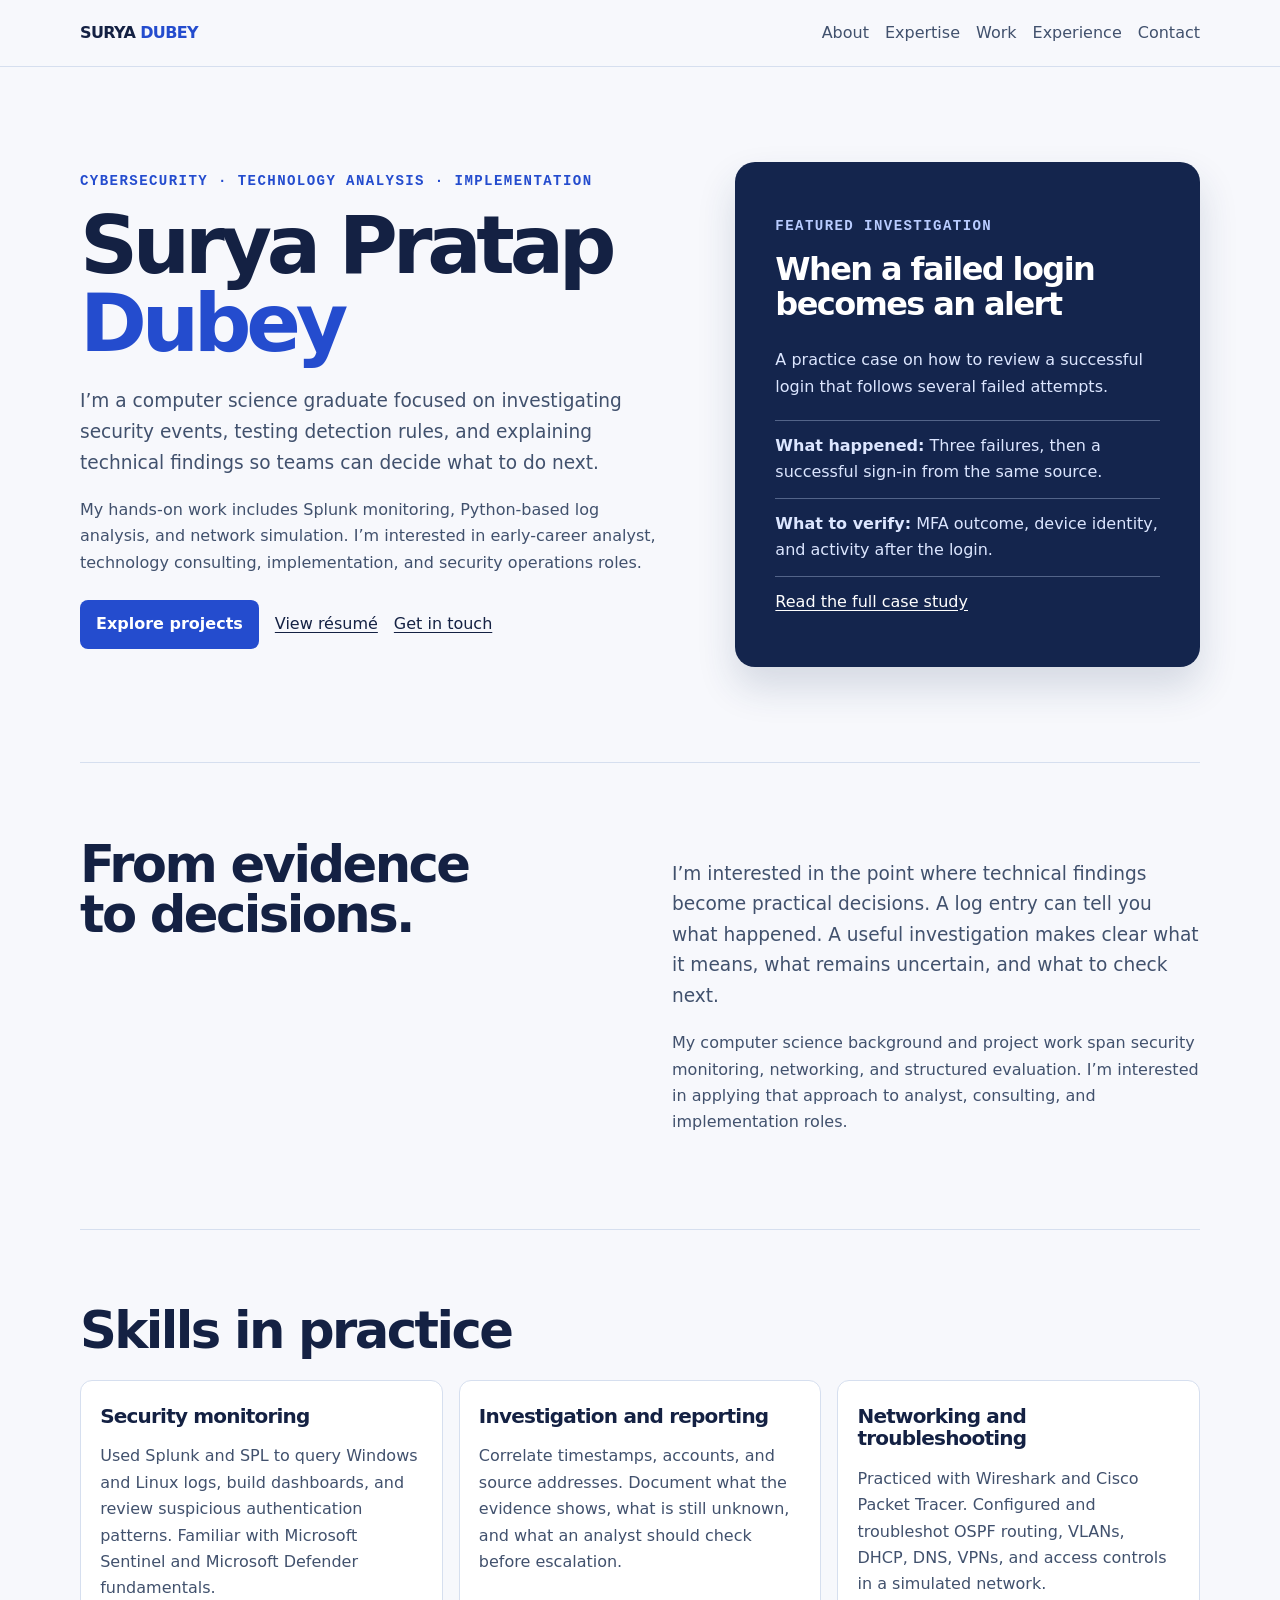
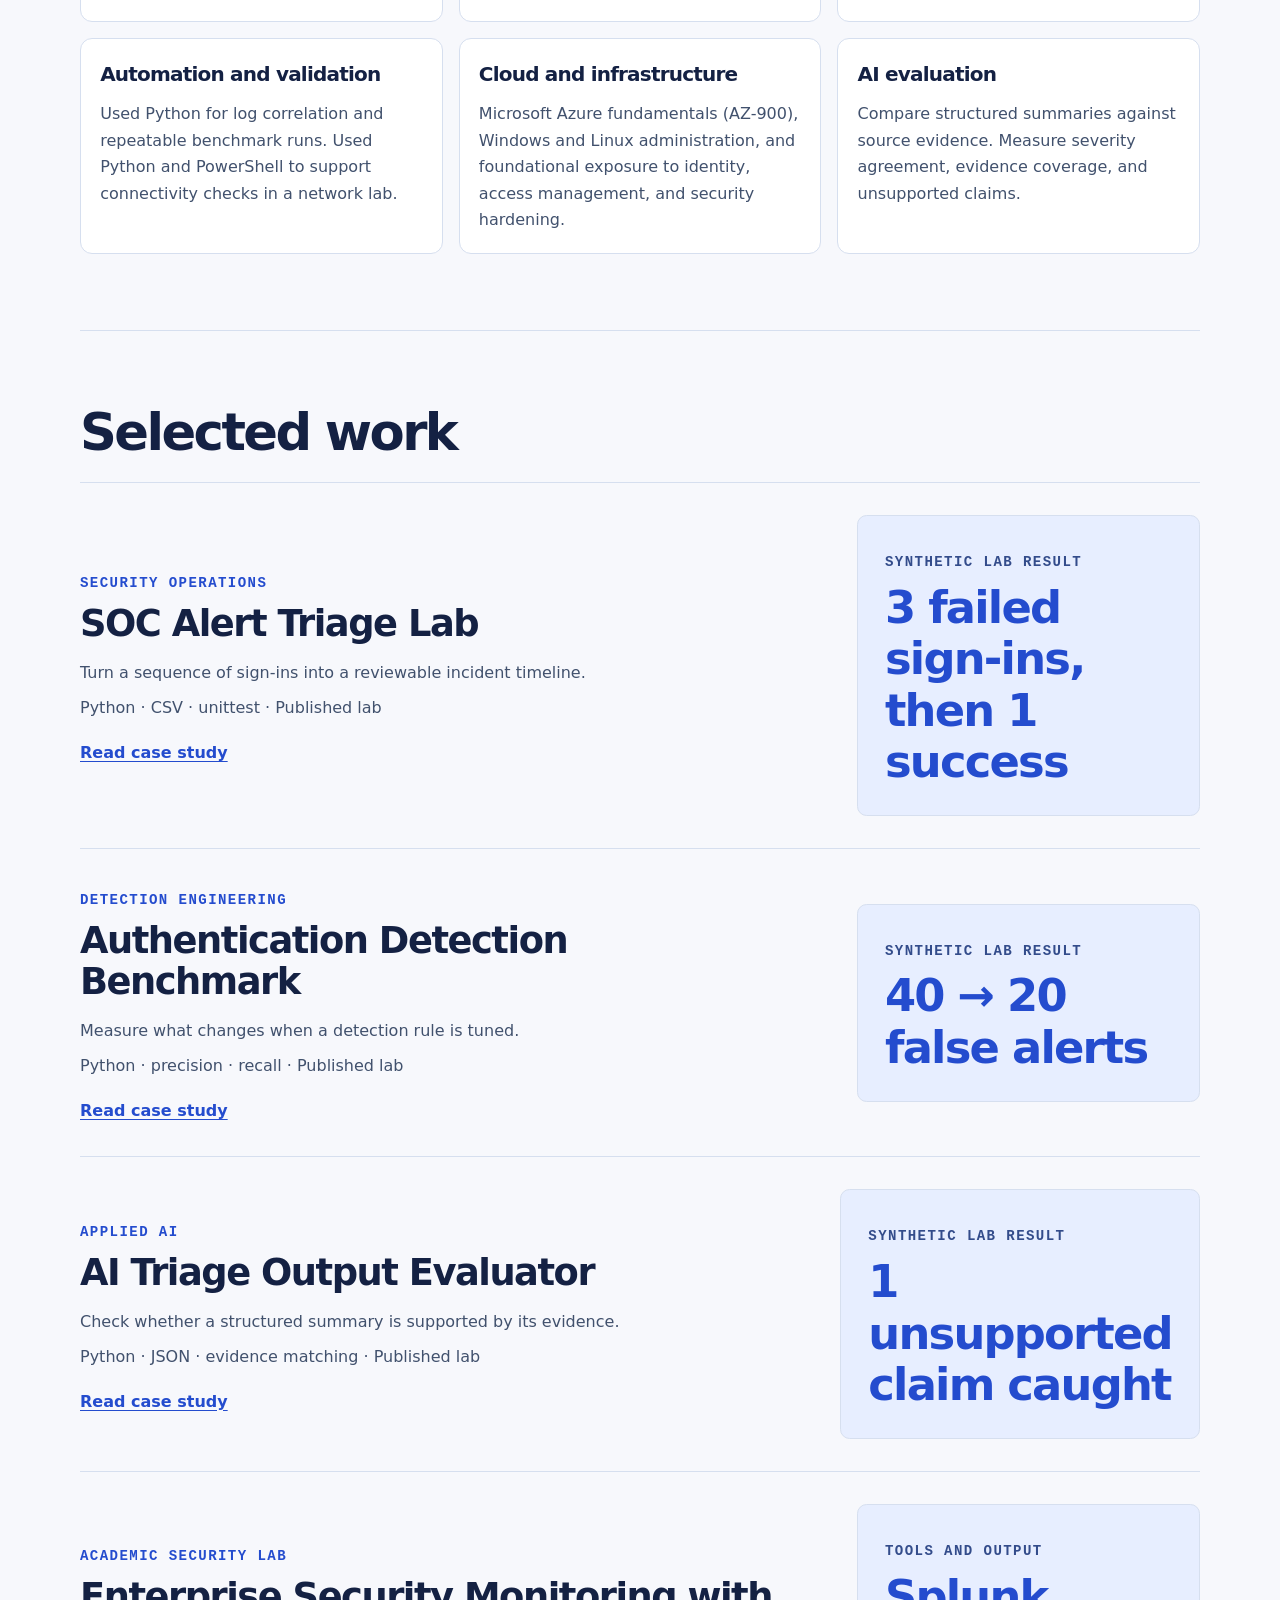
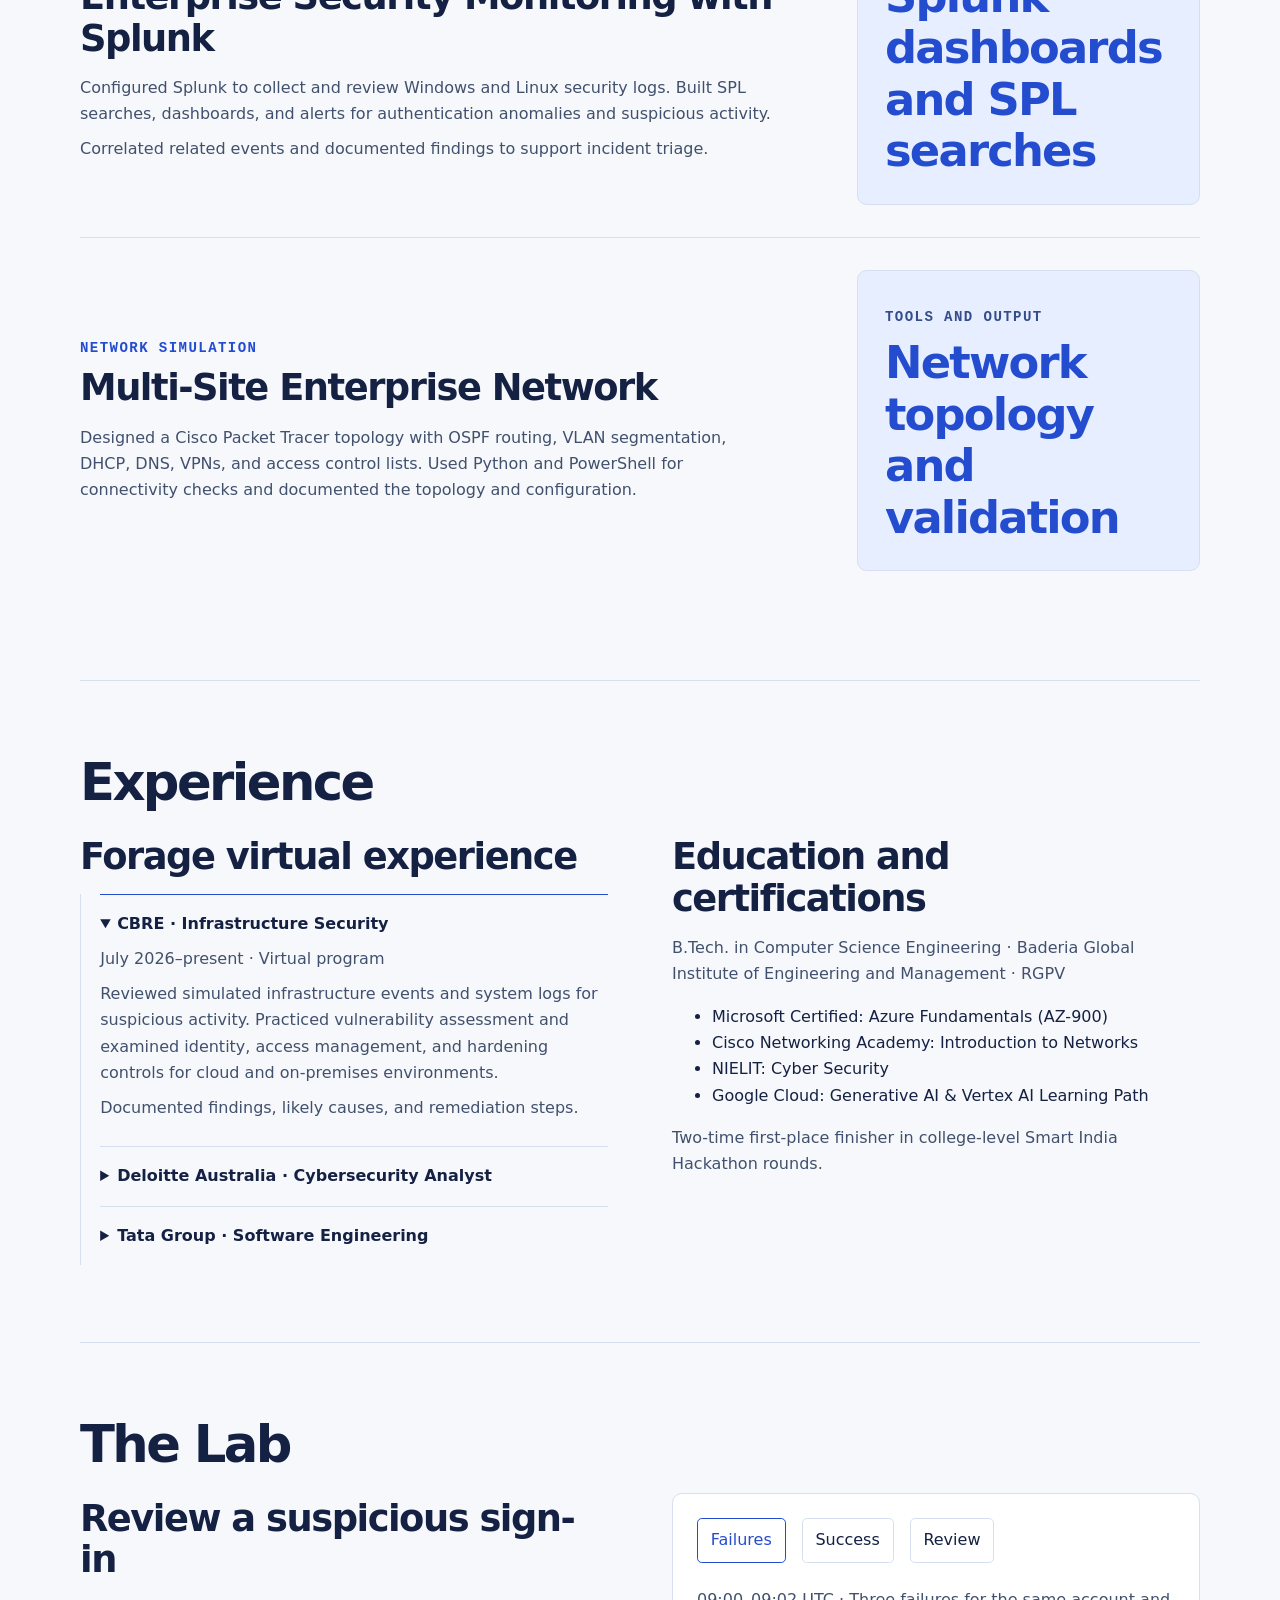
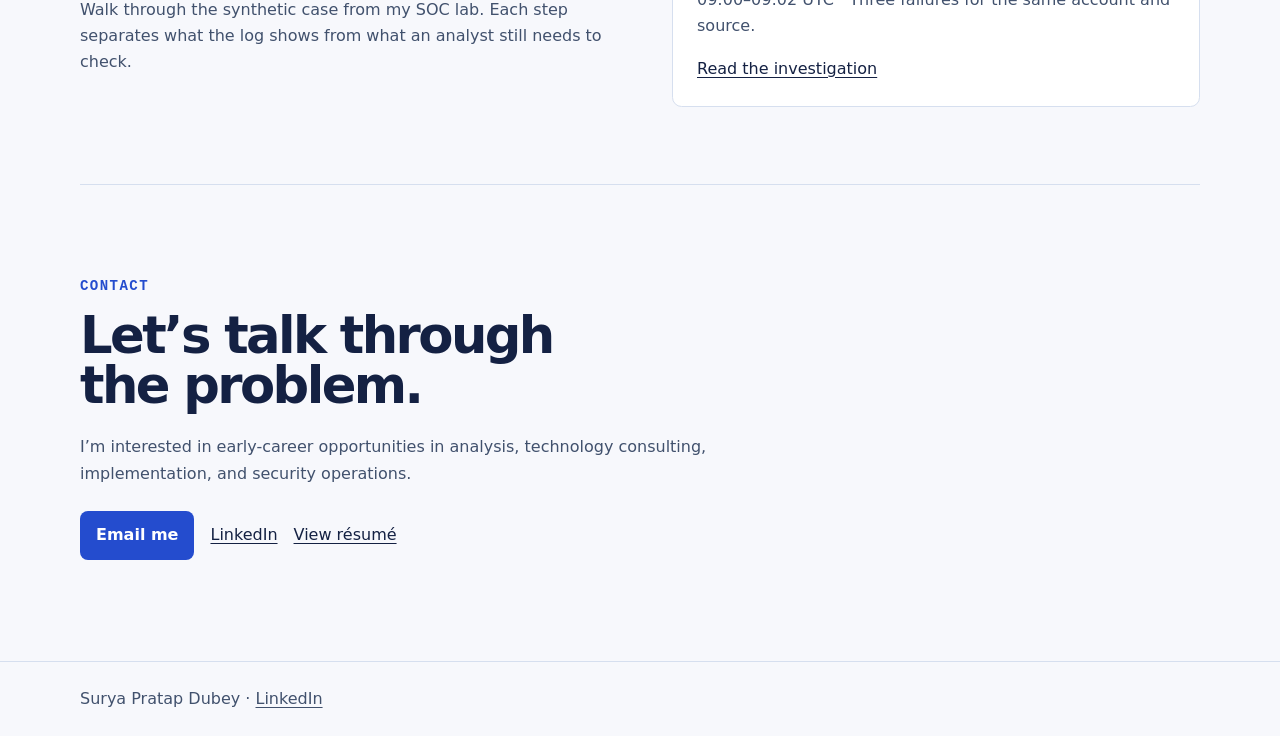
<file: docs/index.html>
<!doctype html><html lang="en"><head><meta charset="utf-8"><meta name="viewport" content="width=device-width,initial-scale=1"><title>Surya Pratap Dubey | Technology & Analysis</title><meta name="description" content="Portfolio of Surya Pratap Dubey. Explore security operations, detection engineering, applied AI, and technology implementation."><link rel="canonical" href="https://avidubey06.github.io/avidubey06/"><meta property="og:title" content="Surya Pratap Dubey | Technology & Analysis"><meta property="og:description" content="Portfolio of Surya Pratap Dubey. Explore security operations, detection engineering, applied AI, and technology implementation."><meta property="og:url" content="https://avidubey06.github.io/avidubey06/"><link rel="stylesheet" href="portfolio.css"></head><body><header class="top"><nav class="wrap" aria-label="Main navigation"><a class="brand" href="./">SURYA <span>DUBEY</span></a><div class="links"><a href="./#about">About</a><a href="./#expertise">Expertise</a><a href="./#work">Work</a><a href="./#experience">Experience</a><a href="./#contact">Contact</a></div></nav></header><main id="home"><section class="hero wrap"><div><p class="k">Cybersecurity · Technology analysis · Implementation</p><h1>Surya Pratap <span>Dubey</span></h1><p class="lede">I’m a computer science graduate focused on investigating security events, testing detection rules, and explaining technical findings so teams can decide what to do next.</p><p>My hands-on work includes Splunk monitoring, Python-based log analysis, and network simulation. I’m interested in early-career analyst, technology consulting, implementation, and security operations roles.</p><div class="actions"><a class="button" href="#work">Explore projects</a><a href="resume.html">View résumé</a><a href="#contact">Get in touch</a></div></div><aside class="profile-note"><p class="k">Featured investigation</p><h2>When a failed login becomes an alert</h2><p>A practice case on how to review a successful login that follows several failed attempts.</p><ul><li><strong>What happened:</strong> Three failures, then a successful sign-in from the same source.</li><li><strong>What to verify:</strong> MFA outcome, device identity, and activity after the login.</li><li><a href="soc-triage.html">Read the full case study</a></li></ul></aside></section>
<section class="block wrap" id="about"><div class="split"><h2>From evidence<br>to decisions.</h2><div><p class="lede">I’m interested in the point where technical findings become practical decisions. A log entry can tell you what happened. A useful investigation makes clear what it means, what remains uncertain, and what to check next.</p><p>My computer science background and project work span security monitoring, networking, and structured evaluation. I’m interested in applying that approach to analyst, consulting, and implementation roles.</p></div></div></section>
<section class="block wrap" id="expertise"><h2>Skills in practice</h2><div class="skills-grid">
<article class="skill-card"><h3>Security monitoring</h3><p>Used Splunk and SPL to query Windows and Linux logs, build dashboards, and review suspicious authentication patterns. Familiar with Microsoft Sentinel and Microsoft Defender fundamentals.</p></article>
<article class="skill-card"><h3>Investigation and reporting</h3><p>Correlate timestamps, accounts, and source addresses. Document what the evidence shows, what is still unknown, and what an analyst should check before escalation.</p></article>
<article class="skill-card"><h3>Networking and troubleshooting</h3><p>Practiced with Wireshark and Cisco Packet Tracer. Configured and troubleshot OSPF routing, VLANs, DHCP, DNS, VPNs, and access controls in a simulated network.</p></article>
<article class="skill-card"><h3>Automation and validation</h3><p>Used Python for log correlation and repeatable benchmark runs. Used Python and PowerShell to support connectivity checks in a network lab.</p></article>
<article class="skill-card"><h3>Cloud and infrastructure</h3><p>Microsoft Azure fundamentals (AZ-900), Windows and Linux administration, and foundational exposure to identity, access management, and security hardening.</p></article>
<article class="skill-card"><h3>AI evaluation</h3><p>Compare structured summaries against source evidence. Measure severity agreement, evidence coverage, and unsupported claims.</p></article>
</div></section>
<section class="block wrap" id="work"><h2>Selected work</h2><article class="project"><div><p class="k">Security operations</p><h3>SOC Alert Triage Lab</h3><p>Turn a sequence of sign-ins into a reviewable incident timeline.</p><p>Python · CSV · unittest · Published lab</p><a href="soc-triage.html">Read case study</a></div><div class="preview"><p class="k">Synthetic lab result</p><strong>3 failed sign-ins, then 1 success</strong></div></article><article class="project"><div><p class="k">Detection engineering</p><h3>Authentication Detection Benchmark</h3><p>Measure what changes when a detection rule is tuned.</p><p>Python · precision · recall · Published lab</p><a href="detection.html">Read case study</a></div><div class="preview"><p class="k">Synthetic lab result</p><strong>40 → 20 false alerts</strong></div></article><article class="project"><div><p class="k">Applied AI</p><h3>AI Triage Output Evaluator</h3><p>Check whether a structured summary is supported by its evidence.</p><p>Python · JSON · evidence matching · Published lab</p><a href="ai-evaluation.html">Read case study</a></div><div class="preview"><p class="k">Synthetic lab result</p><strong>1 unsupported claim caught</strong></div></article><article class="project"><div><p class="k">Academic security lab</p><h3>Enterprise Security Monitoring with Splunk</h3><p>Configured Splunk to collect and review Windows and Linux security logs. Built SPL searches, dashboards, and alerts for authentication anomalies and suspicious activity.</p><p>Correlated related events and documented findings to support incident triage.</p></div><div class="preview"><p class="k">Tools and output</p><strong>Splunk dashboards and SPL searches</strong></div></article><article class="project"><div><p class="k">Network simulation</p><h3>Multi-Site Enterprise Network</h3><p>Designed a Cisco Packet Tracer topology with OSPF routing, VLAN segmentation, DHCP, DNS, VPNs, and access control lists. Used Python and PowerShell for connectivity checks and documented the topology and configuration.</p></div><div class="preview"><p class="k">Tools and output</p><strong>Network topology and validation</strong></div></article></section>
<section class="block wrap" id="experience"><h2>Experience</h2><div class="split"><div><h3>Forage virtual experience</h3><div class="timeline"><details open><summary>CBRE · Infrastructure Security</summary><p>July 2026–present · Virtual program</p><p>Reviewed simulated infrastructure events and system logs for suspicious activity. Practiced vulnerability assessment and examined identity, access management, and hardening controls for cloud and on-premises environments.</p><p>Documented findings, likely causes, and remediation steps.</p></details><details><summary>Deloitte Australia · Cybersecurity Analyst</summary><p>June–July 2025 · Virtual program</p><p>Reviewed simulated incident logs, identified suspicious indicators, and recorded a timeline. Applied SIEM and incident response concepts to prioritize follow-up and produce a technical report with remediation recommendations.</p></details><details><summary>Tata Group · Software Engineering</summary><p>March–April 2024 · Virtual program</p><p>Debugged and tested simulated software components, verified expected behavior, and documented the steps taken to investigate issues.</p></details></div></div><div><h3>Education and certifications</h3><p>B.Tech. in Computer Science Engineering · Baderia Global Institute of Engineering and Management · RGPV</p><ul><li>Microsoft Certified: Azure Fundamentals (AZ-900)</li><li>Cisco Networking Academy: Introduction to Networks</li><li>NIELIT: Cyber Security</li><li>Google Cloud: Generative AI &amp; Vertex AI Learning Path</li></ul><p>Two-time first-place finisher in college-level Smart India Hackathon rounds.</p></div></div></section>
<section class="block wrap" id="lab"><h2>The Lab</h2><div class="split"><div><h3>Review a suspicious sign-in</h3><p>Walk through the synthetic case from my SOC lab. Each step separates what the log shows from what an analyst still needs to check.</p></div><div class="lab"><div class="actions" role="group" aria-label="Case stages"><button data-step="0" aria-pressed="true">Failures</button><button data-step="1" aria-pressed="false">Success</button><button data-step="2" aria-pressed="false">Review</button></div><p id="evidence" aria-live="polite">09:00–09:02 UTC · Three failures for the same account and source.</p><a href="soc-triage.html">Read the investigation</a></div></div></section>
<section class="block wrap" id="contact"><p class="k">Contact</p><h2>Let’s talk through<br>the problem.</h2><p>I’m interested in early-career opportunities in analysis, technology consulting, implementation, and security operations.</p><div class="actions"><a class="button" href="mailto:avidubey06@gmail.com">Email me</a><a href="https://www.linkedin.com/in/surya-pratap-dubey-7ba104142/">LinkedIn</a><a href="resume.html">View résumé</a></div></section></main><script src="walkthrough.js" defer></script><footer><div class="wrap">Surya Pratap Dubey · <a href="https://www.linkedin.com/in/surya-pratap-dubey-7ba104142/">LinkedIn</a></div></footer></body></html>
</file>
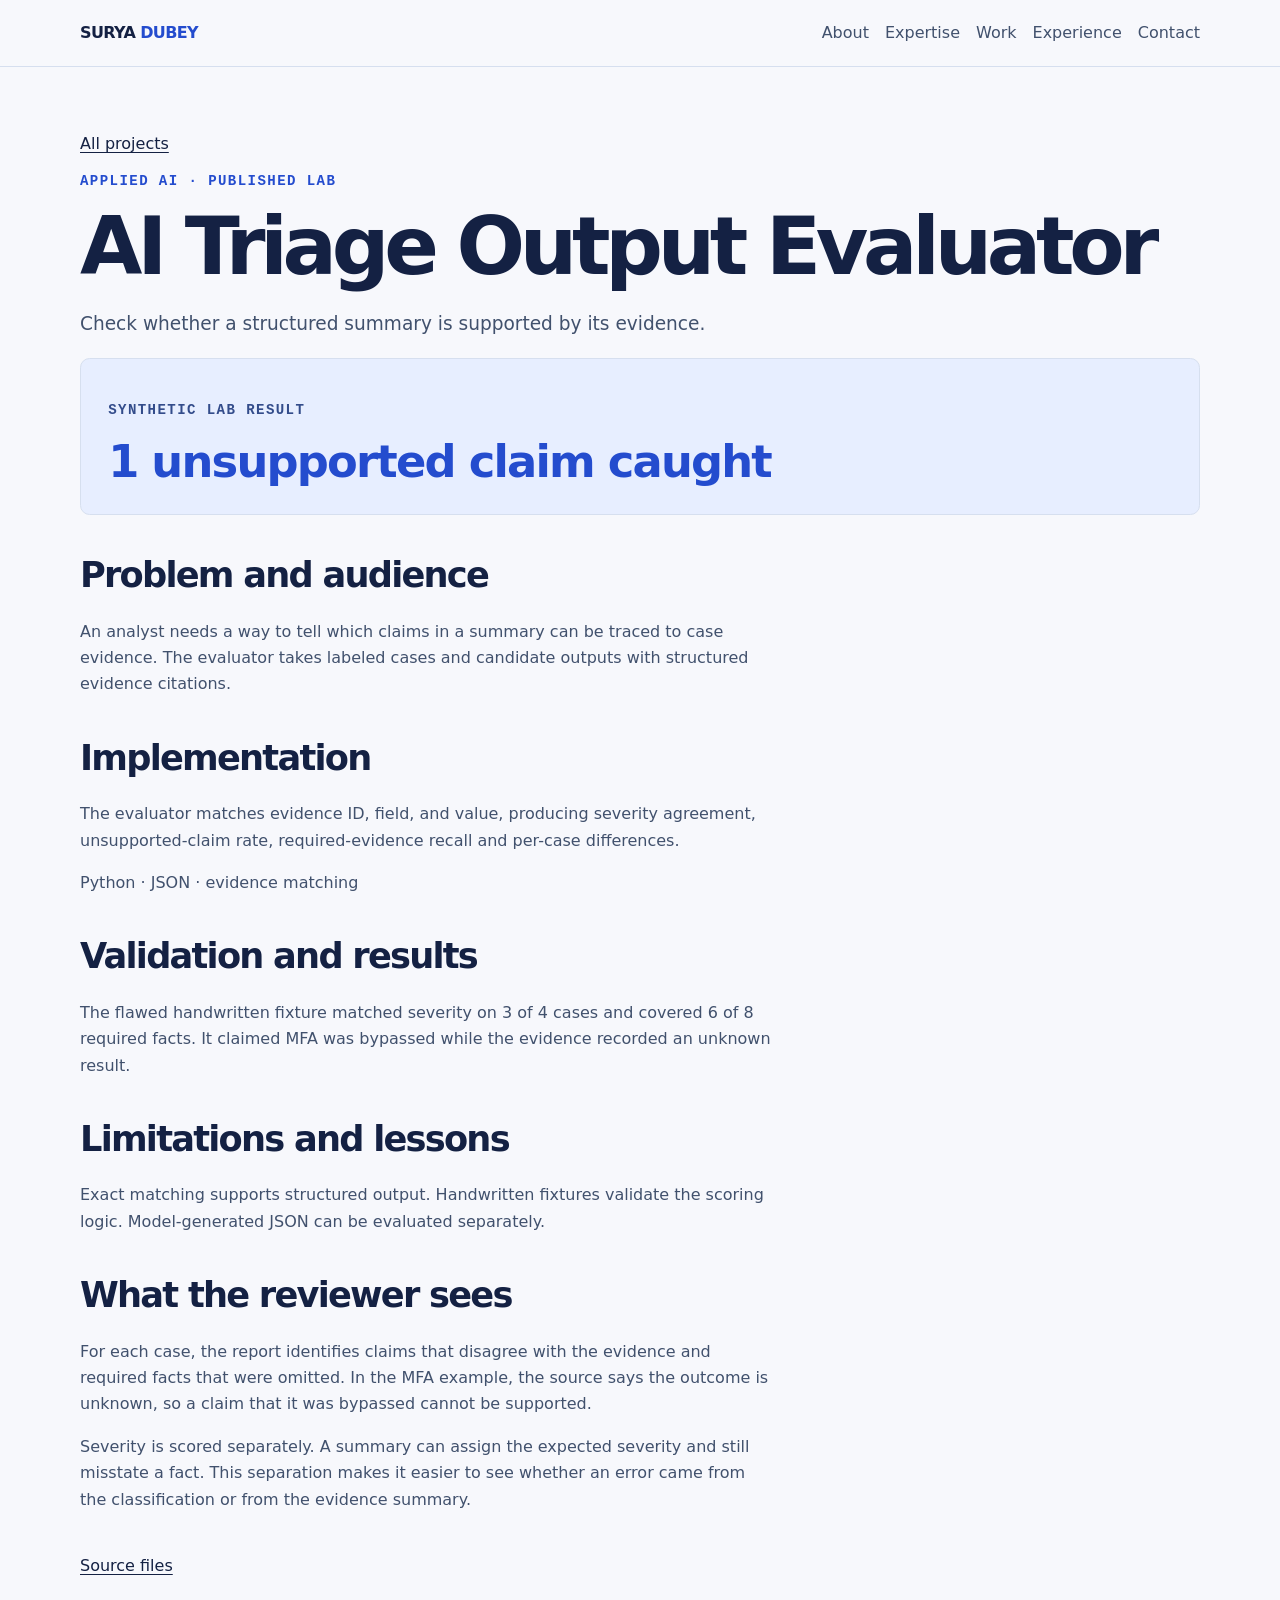
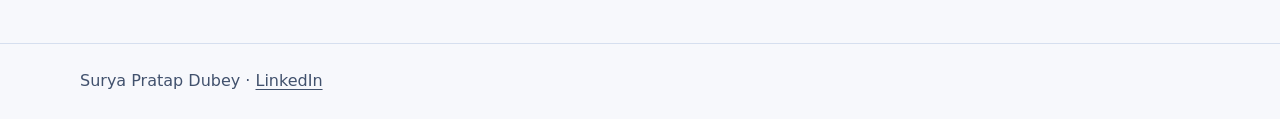
<file: docs/ai-evaluation.html>
<!doctype html><html lang="en"><head><meta charset="utf-8"><meta name="viewport" content="width=device-width,initial-scale=1"><title>AI Triage Output Evaluator | Surya Pratap Dubey</title><meta name="description" content="Check whether a structured summary is supported by its evidence."><link rel="canonical" href="https://avidubey06.github.io/avidubey06/ai-evaluation.html"><meta property="og:title" content="AI Triage Output Evaluator | Surya Pratap Dubey"><meta property="og:description" content="Check whether a structured summary is supported by its evidence."><meta property="og:url" content="https://avidubey06.github.io/avidubey06/ai-evaluation.html"><link rel="stylesheet" href="portfolio.css"></head><body><header class="top"><nav class="wrap" aria-label="Main navigation"><a class="brand" href="./">SURYA <span>DUBEY</span></a><div class="links"><a href="./#about">About</a><a href="./#expertise">Expertise</a><a href="./#work">Work</a><a href="./#experience">Experience</a><a href="./#contact">Contact</a></div></nav></header><main class="wrap case"><a href="./#work">All projects</a><p class="k">Applied AI · Published lab</p><h1>AI Triage Output Evaluator</h1><p class="lede">Check whether a structured summary is supported by its evidence.</p><div class="preview"><p class="k">Synthetic lab result</p><strong>1 unsupported claim caught</strong></div><article><section><h2>Problem and audience</h2><p>An analyst needs a way to tell which claims in a summary can be traced to case evidence. The evaluator takes labeled cases and candidate outputs with structured evidence citations.</p></section><section><h2>Implementation</h2><p>The evaluator matches evidence ID, field, and value, producing severity agreement, unsupported-claim rate, required-evidence recall and per-case differences.</p><p>Python · JSON · evidence matching</p></section><section><h2>Validation and results</h2><p>The flawed handwritten fixture matched severity on 3 of 4 cases and covered 6 of 8 required facts. It claimed MFA was bypassed while the evidence recorded an unknown result.</p></section><section><h2>Limitations and lessons</h2><p>Exact matching supports structured output. Handwritten fixtures validate the scoring logic. Model-generated JSON can be evaluated separately.</p></section><section><h2>What the reviewer sees</h2><p>For each case, the report identifies claims that disagree with the evidence and required facts that were omitted. In the MFA example, the source says the outcome is unknown, so a claim that it was bypassed cannot be supported.</p><p>Severity is scored separately. A summary can assign the expected severity and still misstate a fact. This separation makes it easier to see whether an error came from the classification or from the evidence summary.</p></section><a href="https://github.com/avidubey06/soc-alert-triage-lab/blob/main/benchmarks/README.md#ai-triage-output-evaluation">Source files</a></article></main><footer><div class="wrap">Surya Pratap Dubey · <a href="https://www.linkedin.com/in/surya-pratap-dubey-7ba104142/">LinkedIn</a></div></footer></body></html>
</file>
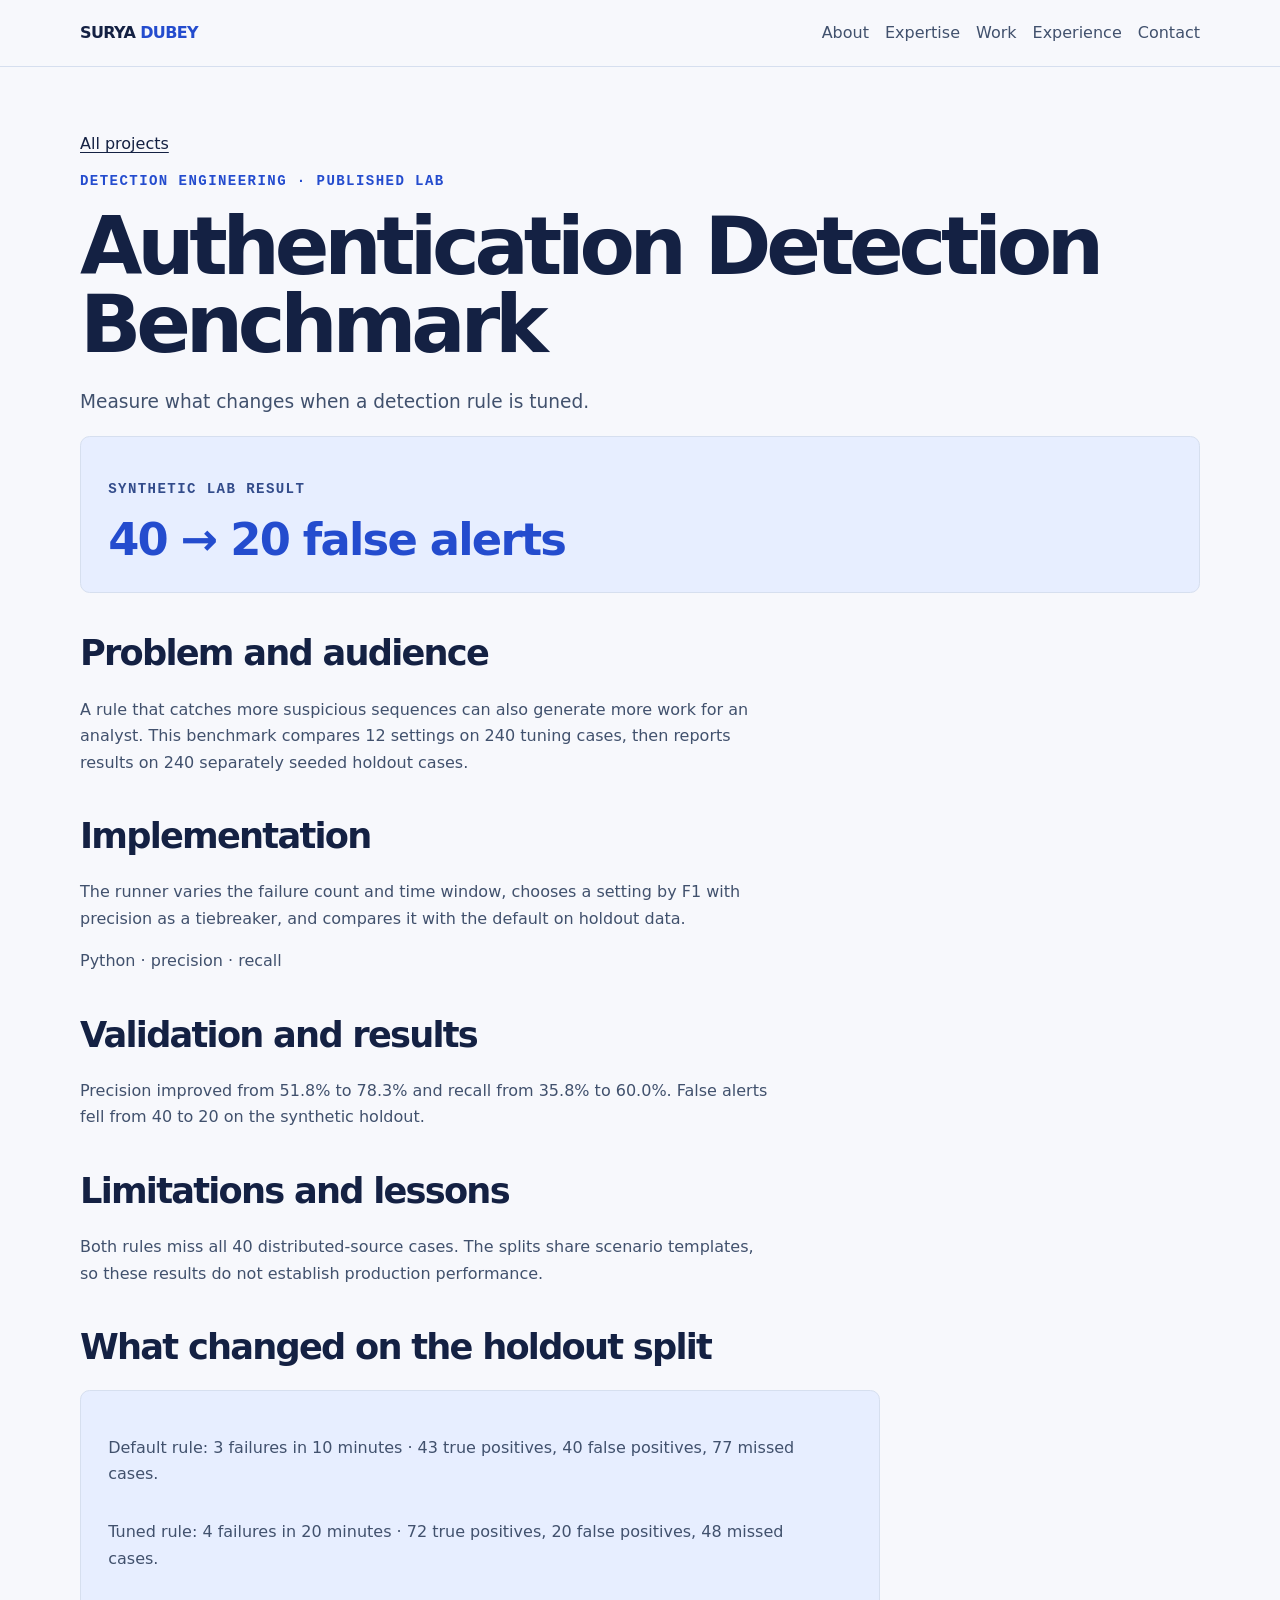
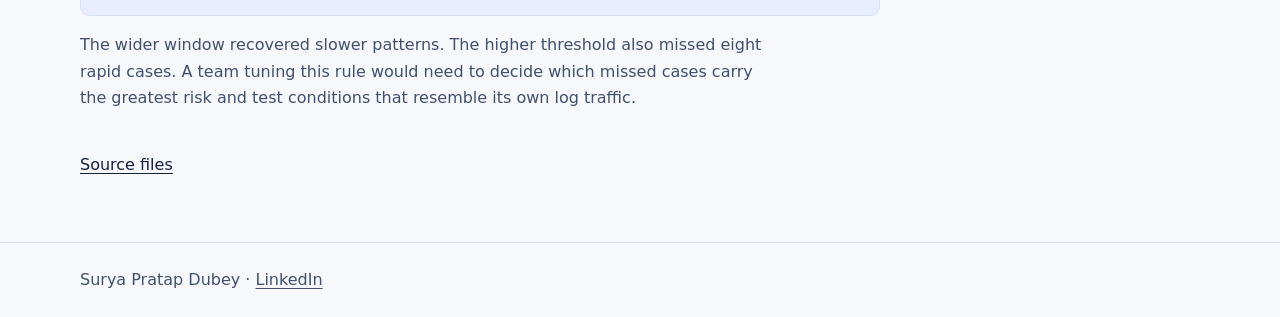
<file: docs/detection.html>
<!doctype html><html lang="en"><head><meta charset="utf-8"><meta name="viewport" content="width=device-width,initial-scale=1"><title>Authentication Detection Benchmark | Surya Pratap Dubey</title><meta name="description" content="Measure what changes when a detection rule is tuned."><link rel="canonical" href="https://avidubey06.github.io/avidubey06/detection.html"><meta property="og:title" content="Authentication Detection Benchmark | Surya Pratap Dubey"><meta property="og:description" content="Measure what changes when a detection rule is tuned."><meta property="og:url" content="https://avidubey06.github.io/avidubey06/detection.html"><link rel="stylesheet" href="portfolio.css"></head><body><header class="top"><nav class="wrap" aria-label="Main navigation"><a class="brand" href="./">SURYA <span>DUBEY</span></a><div class="links"><a href="./#about">About</a><a href="./#expertise">Expertise</a><a href="./#work">Work</a><a href="./#experience">Experience</a><a href="./#contact">Contact</a></div></nav></header><main class="wrap case"><a href="./#work">All projects</a><p class="k">Detection engineering · Published lab</p><h1>Authentication Detection Benchmark</h1><p class="lede">Measure what changes when a detection rule is tuned.</p><div class="preview"><p class="k">Synthetic lab result</p><strong>40 → 20 false alerts</strong></div><article><section><h2>Problem and audience</h2><p>A rule that catches more suspicious sequences can also generate more work for an analyst. This benchmark compares 12 settings on 240 tuning cases, then reports results on 240 separately seeded holdout cases.</p></section><section><h2>Implementation</h2><p>The runner varies the failure count and time window, chooses a setting by F1 with precision as a tiebreaker, and compares it with the default on holdout data.</p><p>Python · precision · recall</p></section><section><h2>Validation and results</h2><p>Precision improved from 51.8% to 78.3% and recall from 35.8% to 60.0%. False alerts fell from 40 to 20 on the synthetic holdout.</p></section><section><h2>Limitations and lessons</h2><p>Both rules miss all 40 distributed-source cases. The splits share scenario templates, so these results do not establish production performance.</p></section><section><h2>What changed on the holdout split</h2><div class="preview"><p>Default rule: 3 failures in 10 minutes · 43 true positives, 40 false positives, 77 missed cases.</p><p>Tuned rule: 4 failures in 20 minutes · 72 true positives, 20 false positives, 48 missed cases.</p></div><p>The wider window recovered slower patterns. The higher threshold also missed eight rapid cases. A team tuning this rule would need to decide which missed cases carry the greatest risk and test conditions that resemble its own log traffic.</p></section><a href="https://github.com/avidubey06/soc-alert-triage-lab/blob/main/benchmarks/README.md#detection-engineering-benchmark">Source files</a></article></main><footer><div class="wrap">Surya Pratap Dubey · <a href="https://www.linkedin.com/in/surya-pratap-dubey-7ba104142/">LinkedIn</a></div></footer></body></html>
</file>
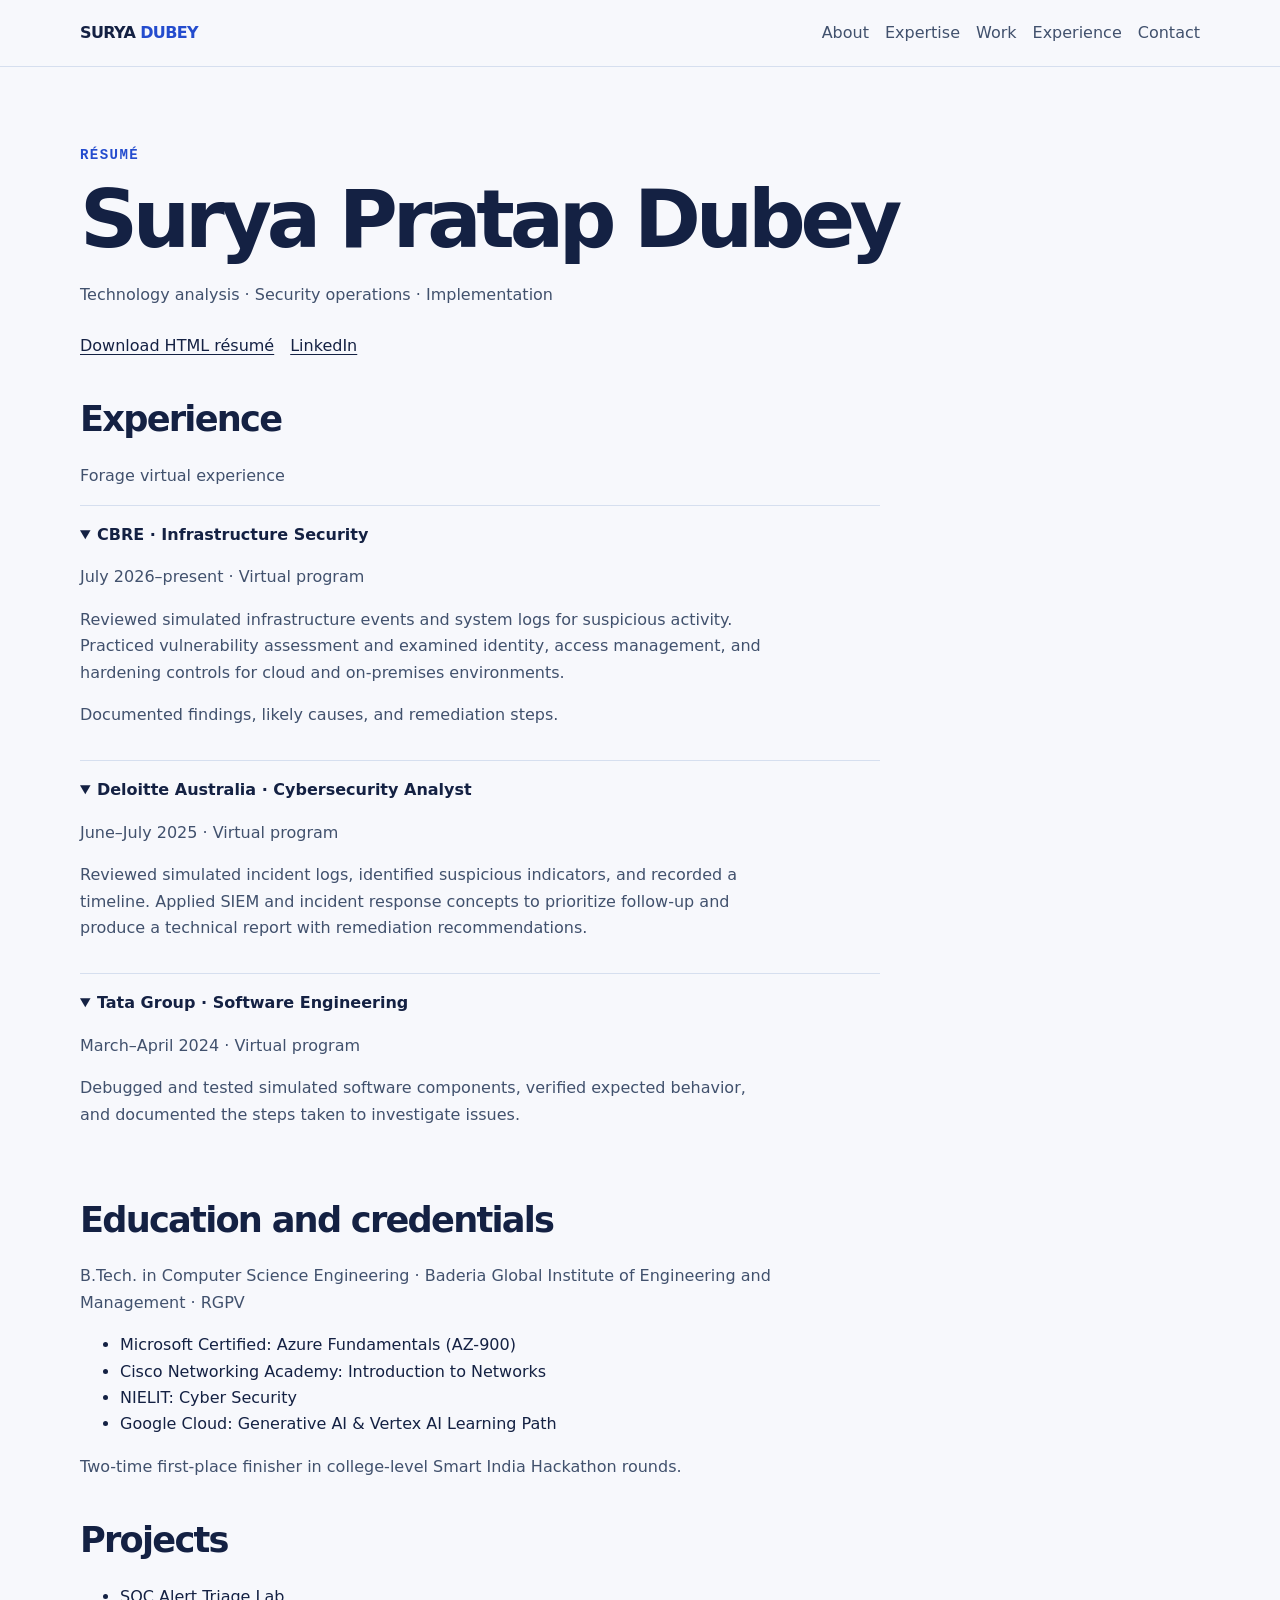
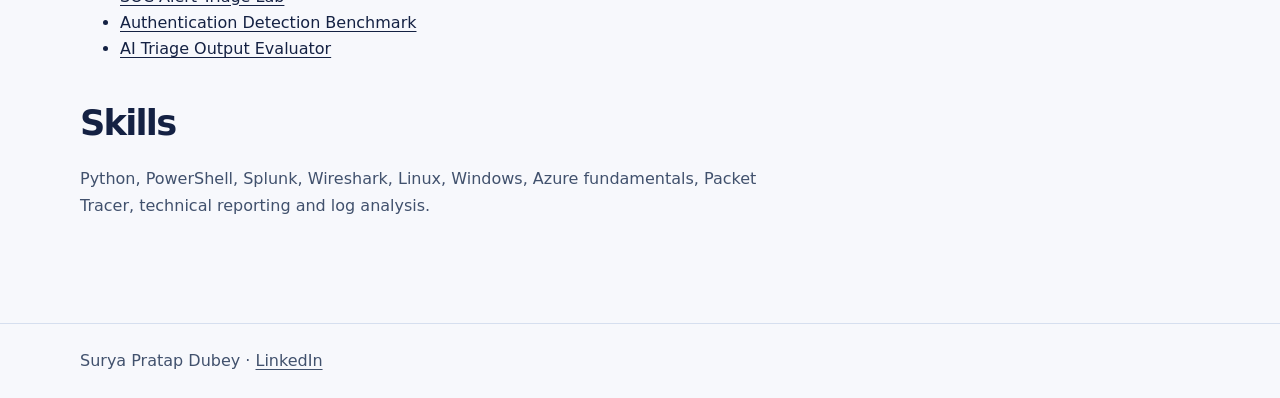
<file: docs/resume.html>
<!doctype html><html lang="en"><head><meta charset="utf-8"><meta name="viewport" content="width=device-width,initial-scale=1"><title>Résumé | Surya Pratap Dubey</title><meta name="description" content="Public professional résumé for Surya Pratap Dubey."><link rel="canonical" href="https://avidubey06.github.io/avidubey06/resume.html"><meta property="og:title" content="Résumé | Surya Pratap Dubey"><meta property="og:description" content="Public professional résumé for Surya Pratap Dubey."><meta property="og:url" content="https://avidubey06.github.io/avidubey06/resume.html"><link rel="stylesheet" href="portfolio.css"></head><body><header class="top"><nav class="wrap" aria-label="Main navigation"><a class="brand" href="./">SURYA <span>DUBEY</span></a><div class="links"><a href="./#about">About</a><a href="./#expertise">Expertise</a><a href="./#work">Work</a><a href="./#experience">Experience</a><a href="./#contact">Contact</a></div></nav></header><main class="wrap case"><p class="k">Résumé</p><h1>Surya Pratap Dubey</h1><p>Technology analysis · Security operations · Implementation</p><div class="actions"><a href="resume.html" download="Surya-Pratap-Dubey-Resume.html">Download HTML résumé</a><a href="https://www.linkedin.com/in/surya-pratap-dubey-7ba104142/">LinkedIn</a></div><article><section><h2>Experience</h2><p>Forage virtual experience</p><details open><summary>CBRE · Infrastructure Security</summary><p>July 2026–present · Virtual program</p><p>Reviewed simulated infrastructure events and system logs for suspicious activity. Practiced vulnerability assessment and examined identity, access management, and hardening controls for cloud and on-premises environments.</p><p>Documented findings, likely causes, and remediation steps.</p></details><details open><summary>Deloitte Australia · Cybersecurity Analyst</summary><p>June–July 2025 · Virtual program</p><p>Reviewed simulated incident logs, identified suspicious indicators, and recorded a timeline. Applied SIEM and incident response concepts to prioritize follow-up and produce a technical report with remediation recommendations.</p></details><details open><summary>Tata Group · Software Engineering</summary><p>March–April 2024 · Virtual program</p><p>Debugged and tested simulated software components, verified expected behavior, and documented the steps taken to investigate issues.</p></details></section><section><h2>Education and credentials</h2><p>B.Tech. in Computer Science Engineering · Baderia Global Institute of Engineering and Management · RGPV</p><ul><li>Microsoft Certified: Azure Fundamentals (AZ-900)</li><li>Cisco Networking Academy: Introduction to Networks</li><li>NIELIT: Cyber Security</li><li>Google Cloud: Generative AI &amp; Vertex AI Learning Path</li></ul><p>Two-time first-place finisher in college-level Smart India Hackathon rounds.</p></section><section><h2>Projects</h2><ul><li><a href="soc-triage.html">SOC Alert Triage Lab</a></li><li><a href="detection.html">Authentication Detection Benchmark</a></li><li><a href="ai-evaluation.html">AI Triage Output Evaluator</a></li></ul></section><section><h2>Skills</h2><p>Python, PowerShell, Splunk, Wireshark, Linux, Windows, Azure fundamentals, Packet Tracer, technical reporting and log analysis.</p></section></article></main><footer><div class="wrap">Surya Pratap Dubey · <a href="https://www.linkedin.com/in/surya-pratap-dubey-7ba104142/">LinkedIn</a></div></footer></body></html>
</file>
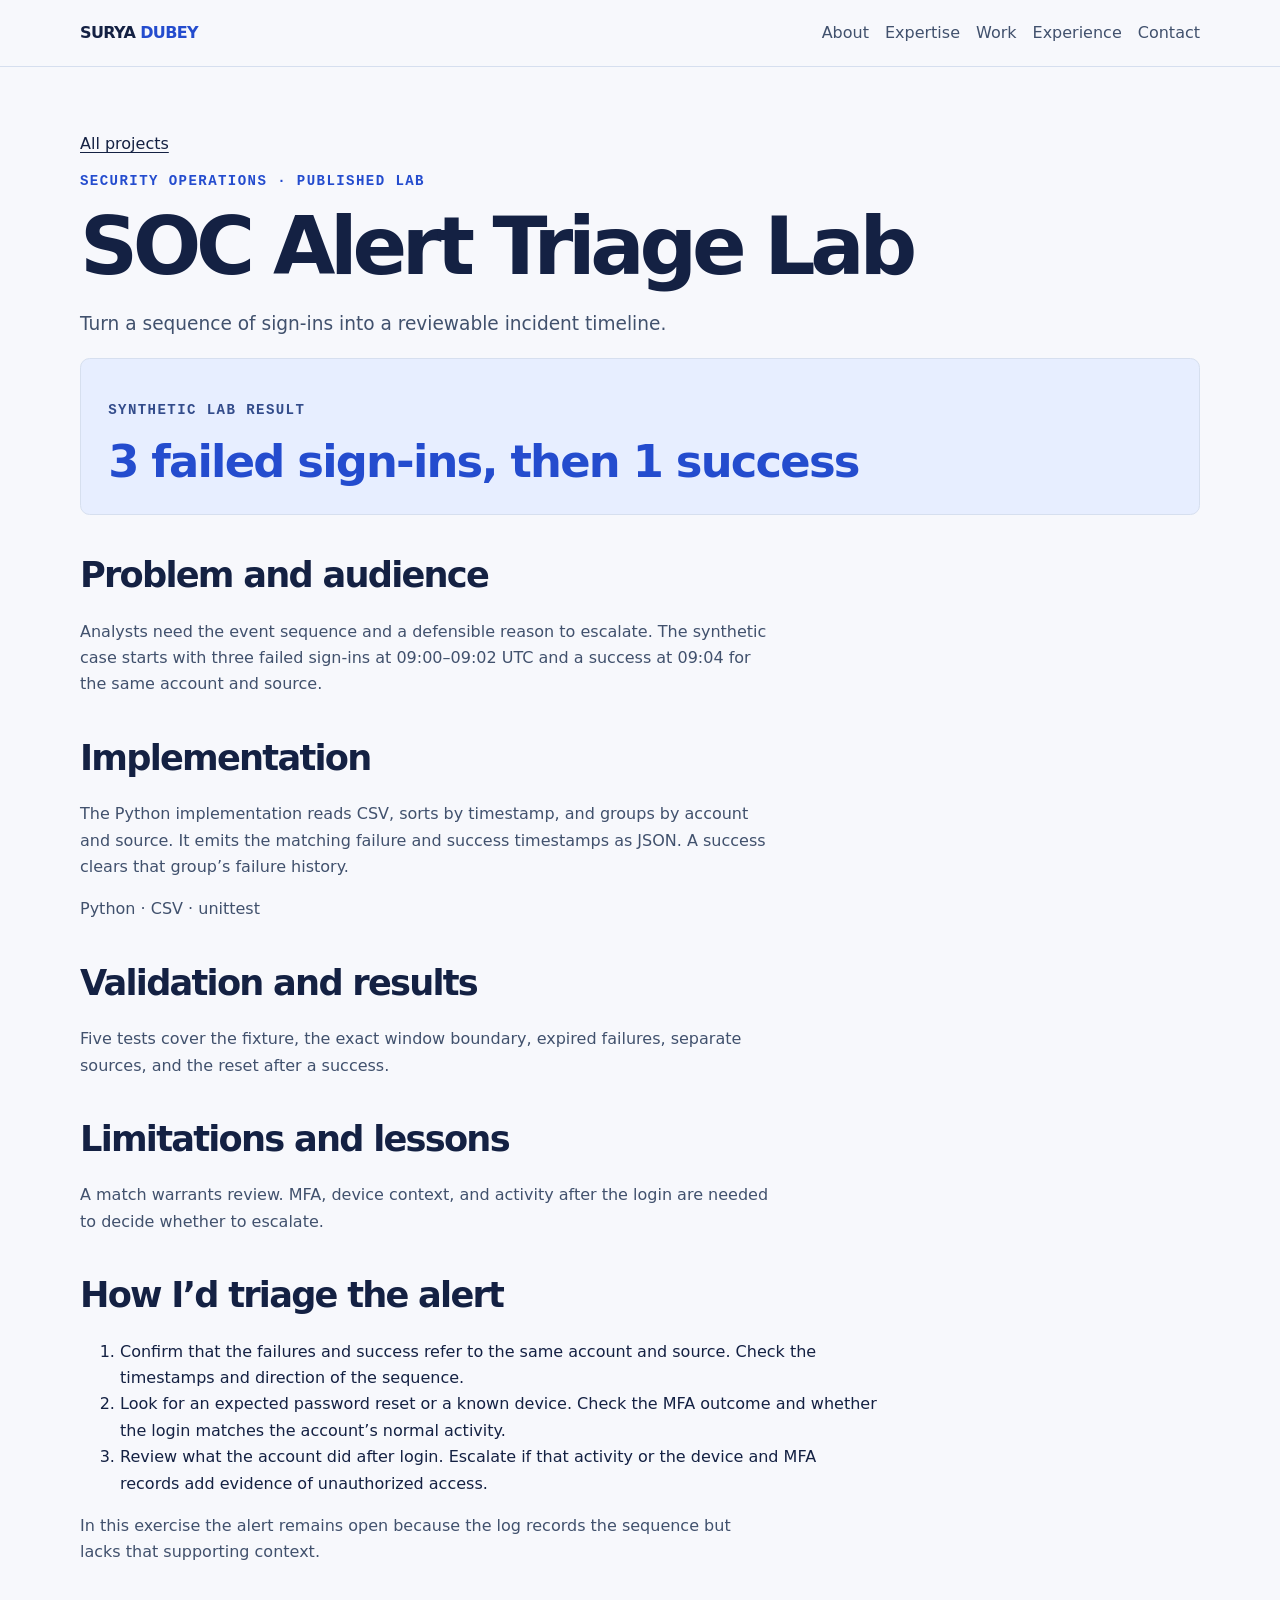
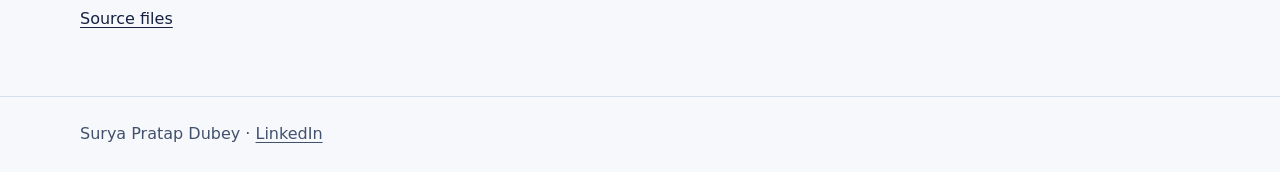
<file: docs/soc-triage.html>
<!doctype html><html lang="en"><head><meta charset="utf-8"><meta name="viewport" content="width=device-width,initial-scale=1"><title>SOC Alert Triage Lab | Surya Pratap Dubey</title><meta name="description" content="Turn a sequence of sign-ins into a reviewable incident timeline."><link rel="canonical" href="https://avidubey06.github.io/avidubey06/soc-triage.html"><meta property="og:title" content="SOC Alert Triage Lab | Surya Pratap Dubey"><meta property="og:description" content="Turn a sequence of sign-ins into a reviewable incident timeline."><meta property="og:url" content="https://avidubey06.github.io/avidubey06/soc-triage.html"><link rel="stylesheet" href="portfolio.css"></head><body><header class="top"><nav class="wrap" aria-label="Main navigation"><a class="brand" href="./">SURYA <span>DUBEY</span></a><div class="links"><a href="./#about">About</a><a href="./#expertise">Expertise</a><a href="./#work">Work</a><a href="./#experience">Experience</a><a href="./#contact">Contact</a></div></nav></header><main class="wrap case"><a href="./#work">All projects</a><p class="k">Security operations · Published lab</p><h1>SOC Alert Triage Lab</h1><p class="lede">Turn a sequence of sign-ins into a reviewable incident timeline.</p><div class="preview"><p class="k">Synthetic lab result</p><strong>3 failed sign-ins, then 1 success</strong></div><article><section><h2>Problem and audience</h2><p>Analysts need the event sequence and a defensible reason to escalate. The synthetic case starts with three failed sign-ins at 09:00–09:02 UTC and a success at 09:04 for the same account and source.</p></section><section><h2>Implementation</h2><p>The Python implementation reads CSV, sorts by timestamp, and groups by account and source. It emits the matching failure and success timestamps as JSON. A success clears that group’s failure history.</p><p>Python · CSV · unittest</p></section><section><h2>Validation and results</h2><p>Five tests cover the fixture, the exact window boundary, expired failures, separate sources, and the reset after a success.</p></section><section><h2>Limitations and lessons</h2><p>A match warrants review. MFA, device context, and activity after the login are needed to decide whether to escalate.</p></section><section><h2>How I’d triage the alert</h2><ol><li>Confirm that the failures and success refer to the same account and source. Check the timestamps and direction of the sequence.</li><li>Look for an expected password reset or a known device. Check the MFA outcome and whether the login matches the account’s normal activity.</li><li>Review what the account did after login. Escalate if that activity or the device and MFA records add evidence of unauthorized access.</li></ol><p>In this exercise the alert remains open because the log records the sequence but lacks that supporting context.</p></section><a href="https://github.com/avidubey06/soc-alert-triage-lab">Source files</a></article></main><footer><div class="wrap">Surya Pratap Dubey · <a href="https://www.linkedin.com/in/surya-pratap-dubey-7ba104142/">LinkedIn</a></div></footer></body></html>
</file>
<file: docs/portfolio.css>
:root{color-scheme:dark;--bg:#080a0f;--ink:#f5f3ee;--sub:#aeb8c9;--green:#b7ff65;--line:#303849;--surface:#111722;--purple:#b3a7ff}*{box-sizing:border-box}html{scroll-behavior:smooth;scroll-padding-top:5rem}body{margin:0;background:var(--bg);color:var(--ink);font:16px/1.65 Inter,system-ui,sans-serif}a{color:inherit;text-underline-offset:.2em}a:hover{color:var(--green)}:focus-visible{outline:2px solid var(--green);outline-offset:4px}.wrap{width:min(1190px,calc(100% - 3rem));margin:auto}.top{position:sticky;top:0;z-index:5;background:#080a0feF;border-bottom:1px solid var(--line)}nav,.links,.actions{display:flex;align-items:center;gap:1rem;flex-wrap:wrap}nav{min-height:66px;justify-content:space-between}.links a,.brand{text-decoration:none}.links a{color:var(--sub)}.links a[aria-current]{color:var(--green)}.brand{font-weight:850;letter-spacing:-.04em}.brand span,.k{color:var(--green)}.k{font:600 .88rem/1.5 ui-monospace,monospace;letter-spacing:.1em;text-transform:uppercase}.hero{min-height:calc(85svh - 66px);display:grid;grid-template-columns:1fr .88fr;align-items:center;gap:2rem;padding:4rem 0}.hero h1,h2,.case h1{font-weight:720;letter-spacing:-.075em;line-height:.97;margin:0 0 1.5rem}.hero h1,.case h1{font-size:clamp(3.5rem,8vw,7.8rem)}h2{font-size:clamp(2.65rem,6vw,5.2rem)}h3{font-size:clamp(1.4rem,3vw,2.3rem);line-height:1.12;letter-spacing:-.04em;margin:.3rem 0 1rem}p{color:var(--sub);max-width:68ch}.lede{font-size:1.18rem}.actions{margin:1.5rem 0}.button{display:inline-block;border-radius:.25rem;background:var(--green);color:#172310;padding:.7rem 1rem;font-weight:750;text-decoration:none}.button:hover{background:#d1ffab;color:#172310}.core{margin:0;position:relative;min-width:0}.stage{height:clamp(270px,40vw,530px);background:radial-gradient(ellipse at 50% 50%,#303a57,transparent 61%);position:relative}.stage:before{content:'';position:absolute;inset:17%;border:1px solid #7b7caa3b;border-radius:50%;transform:rotate(-20deg) scaleY(.78)}canvas{position:relative;display:block;width:100%;height:100%}.stage:not(.rendered):after{content:'';position:absolute;inset:22% 26%;background:radial-gradient(circle at 37% 28%,#c6ff96,#566a8c 53%,#23283b 75%);clip-path:polygon(50% 0,96% 24%,96% 76%,50% 100%,4% 76%,4% 24%)}figcaption{font: .85rem ui-monospace,monospace;color:var(--sub);text-align:center}.block{border-top:1px solid var(--line);padding:clamp(3rem,8vw,7rem) 0}.split,.project{display:grid;grid-template-columns:1fr 1fr;gap:clamp(1.5rem,5vw,5rem);align-items:start}.project{padding:2rem 0;border-top:1px solid var(--line);align-items:center}.project:nth-of-type(even) .preview{order:-1}.preview{min-height:190px;display:grid;align-content:center;padding:1.7rem;background:linear-gradient(130deg,#151e30,#10141d);border:1px solid var(--line);border-radius:.6rem;box-shadow:0 1rem 2rem #0004}.preview strong{color:var(--green);font-size:clamp(1.45rem,4vw,2.8rem);letter-spacing:-.04em;line-height:1.15}.preview .k{color:var(--purple)}details{border-top:1px solid var(--line);padding:1rem 0}summary{cursor:pointer;font-weight:700}.timeline{border-left:1px solid var(--line);padding-left:1.2rem}.timeline details[open]{border-color:var(--green)}button,select{font:inherit;color:inherit;background:var(--surface);border:1px solid var(--line);padding:.5rem .8rem;border-radius:.3rem}button{cursor:pointer}button[aria-pressed=true]{border-color:var(--green);color:var(--green)}.lab{padding:1.5rem;background:var(--surface);border:1px solid var(--line);border-radius:.6rem}.case{padding:4rem 0}.case article{max-width:740px}.case h2{font-size:2.2rem}.case article section{margin:2.5rem 0}footer{border-top:1px solid var(--line);padding:1.5rem 0;color:var(--sub)}[hidden]{display:none!important}@media(max-width:760px){.hero,.split,.project{grid-template-columns:1fr}.hero{padding:3rem 0;gap:0}.project:nth-of-type(even) .preview{order:0}.wrap{width:calc(100% - 2rem)}.links{gap:.6rem;font-size:.9rem}nav{padding:.7rem 0}.hero h1,.case h1{font-size:clamp(3rem,12vw,5rem)}}@media(prefers-reduced-motion:reduce){html{scroll-behavior:auto}}@media print{.top,footer,.actions{display:none}body{background:#fff;color:#111}p{color:#222}}
:root{color-scheme:light;--bg:#f7f8fc;--ink:#142143;--sub:#41516d;--green:#244cce;--line:#d6dfef;--surface:#fff;--purple:#334c8b}
.top{background:#f7f8fcf5}.wrap{width:min(1120px,calc(100% - 3rem))}
.hero{min-height:0;grid-template-columns:1.12fr .88fr;padding:clamp(3rem,7vw,6rem) 0;gap:clamp(1.25rem,5vw,4rem)}
.hero h1,.case h1{font-size:clamp(3rem,6.3vw,6.3rem);letter-spacing:-.065em;overflow-wrap:break-word}.hero h1 span{color:#244cce}
h2{font-size:clamp(2.25rem,4vw,4rem);letter-spacing:-.05em}.lede{font-size:1.16rem}
.button{background:#244cce;color:white;border-radius:.5rem}.button:hover{background:#183aab;color:white}
.profile-note{background:#14254d;color:white;border-radius:1.25rem;padding:clamp(1.35rem,4vw,2.5rem);box-shadow:0 20px 38px #20376029}
.profile-note p,.profile-note li{color:#dce6ff}.profile-note h2{font-size:2rem;line-height:1.12}.profile-note .k{color:#b9ccff}.profile-note ul{list-style:none;margin:1.25rem 0 0;padding:0}.profile-note li{border-top:1px solid #536489;padding:.75rem 0}.profile-note a{color:white}
.block{padding:clamp(2.8rem,6vw,5rem) 0}.preview{min-height:150px;background:#e7eeff;box-shadow:none}.preview strong{color:#244cce}.project:nth-of-type(even) .preview{order:0}.project{grid-template-columns:1.35fr .65fr}.project p{margin:.55rem 0}.project a{display:inline-block;margin-top:.6rem;color:#244cce;font-weight:700}
.skills-grid{display:grid;grid-template-columns:repeat(3,minmax(0,1fr));gap:1rem}.skill-card{background:white;border:1px solid var(--line);padding:1.2rem;border-radius:.75rem}.skill-card h3{font-size:1.25rem}.skill-card p{margin-bottom:0}
.timeline details p{margin:.55rem 0}.lab .actions{margin-top:0}.case article{max-width:800px}.case h2{line-height:1.12}
@media(max-width:760px){.wrap{width:calc(100% - 2rem)}.hero,.project,.skills-grid{grid-template-columns:1fr}.hero h1,.case h1{font-size:clamp(2.65rem,10vw,4.6rem)}}
</file>
